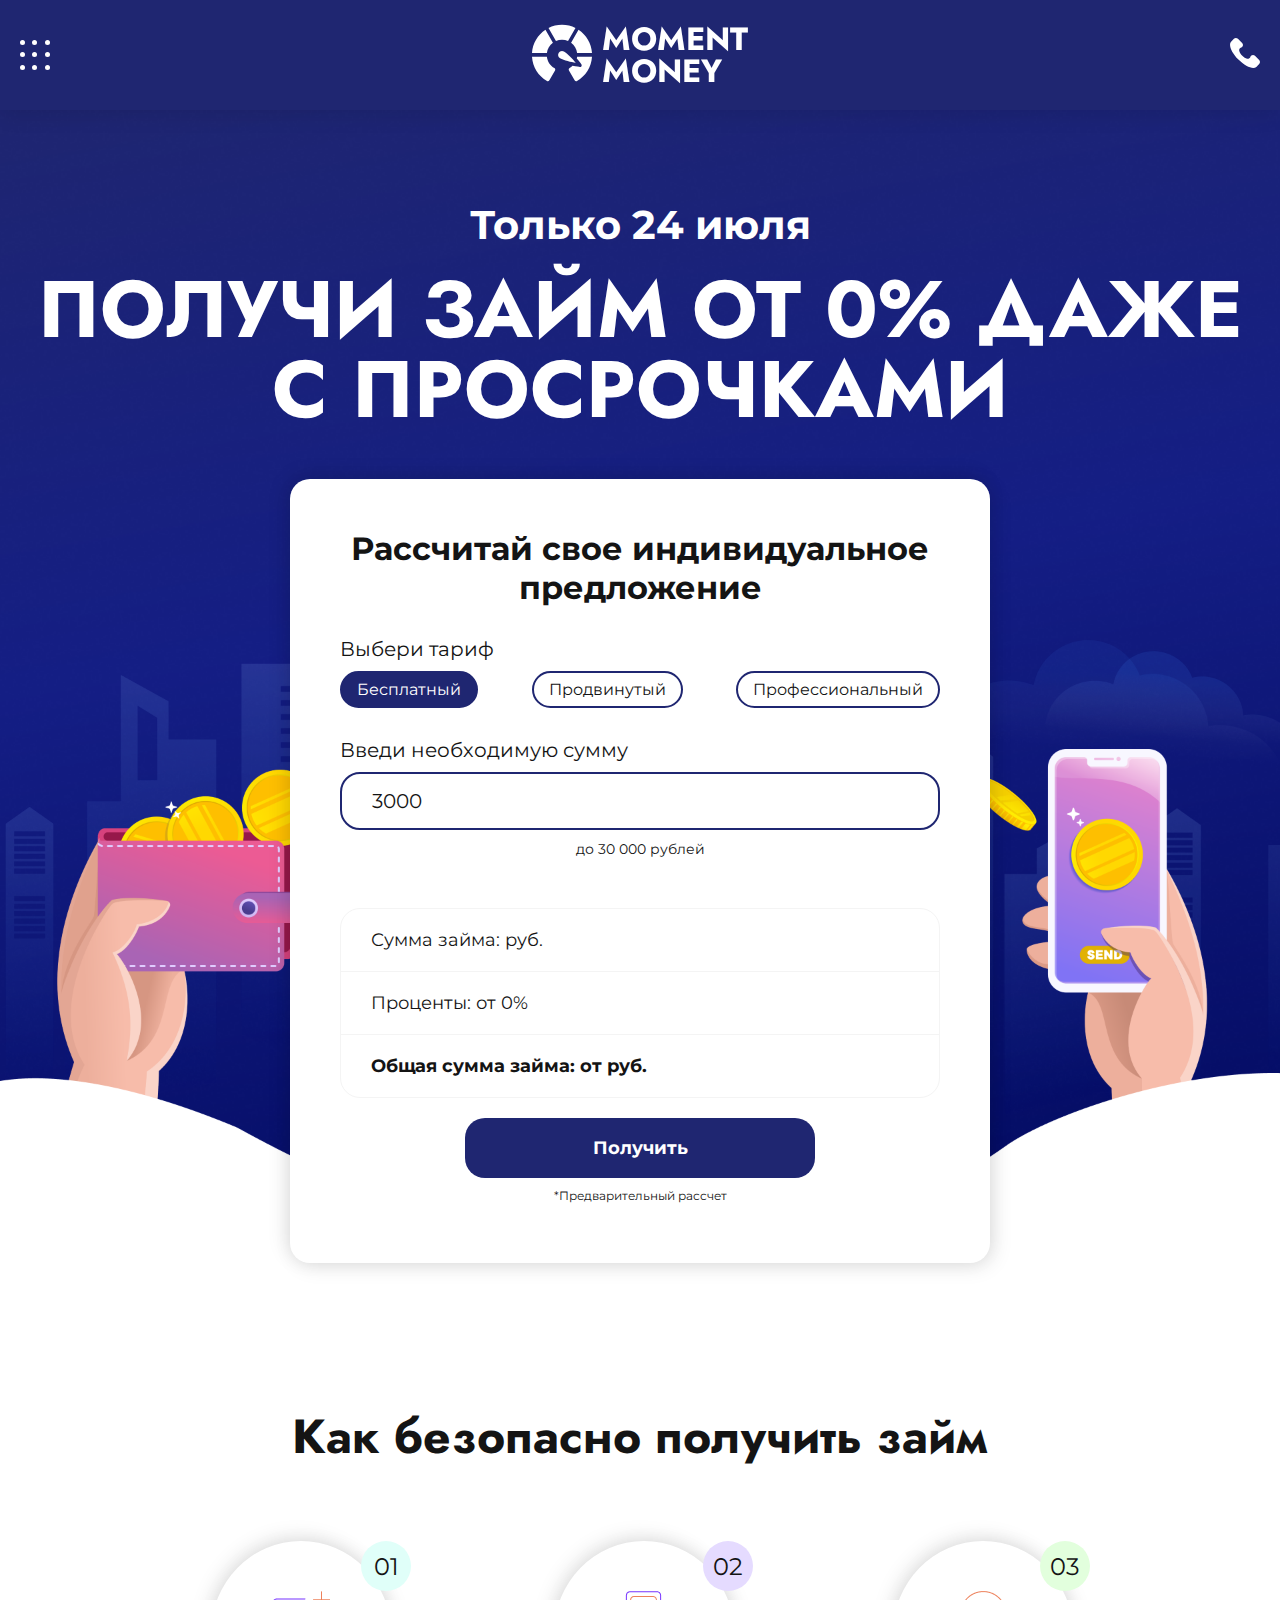
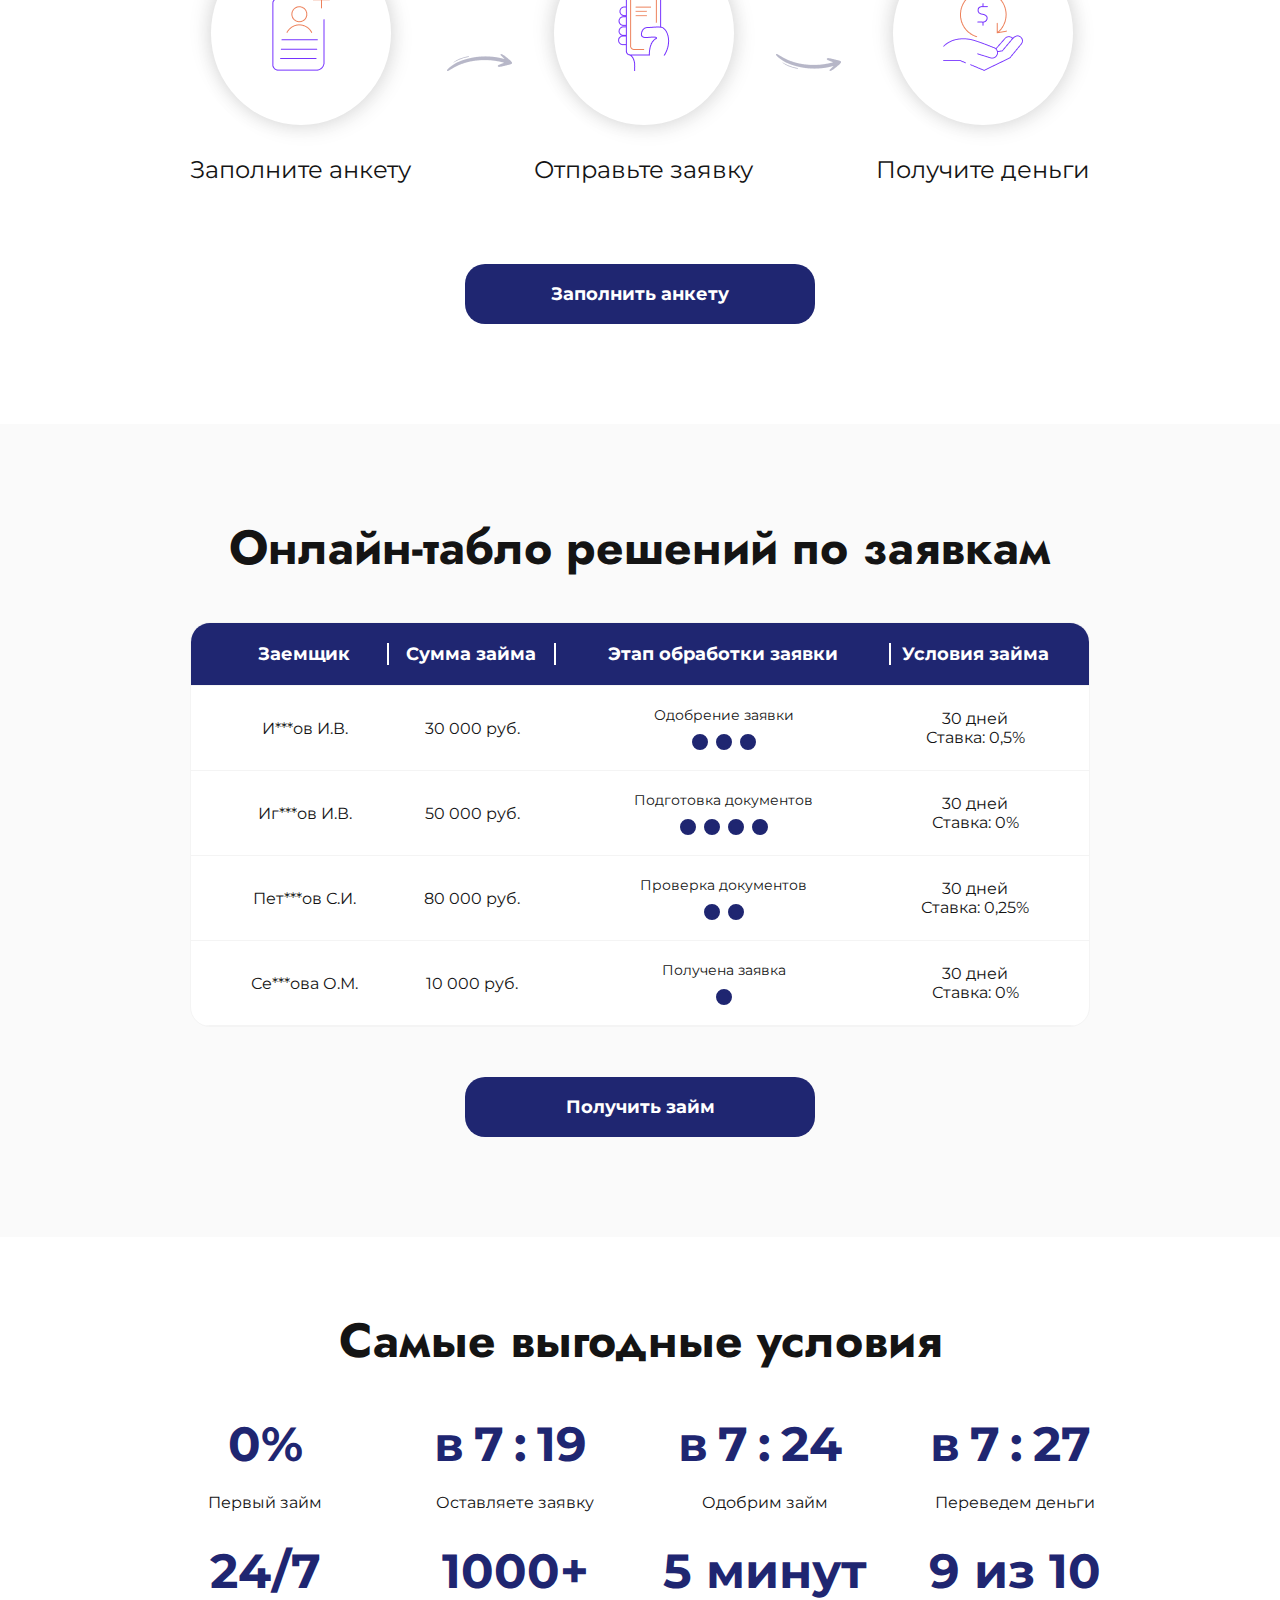
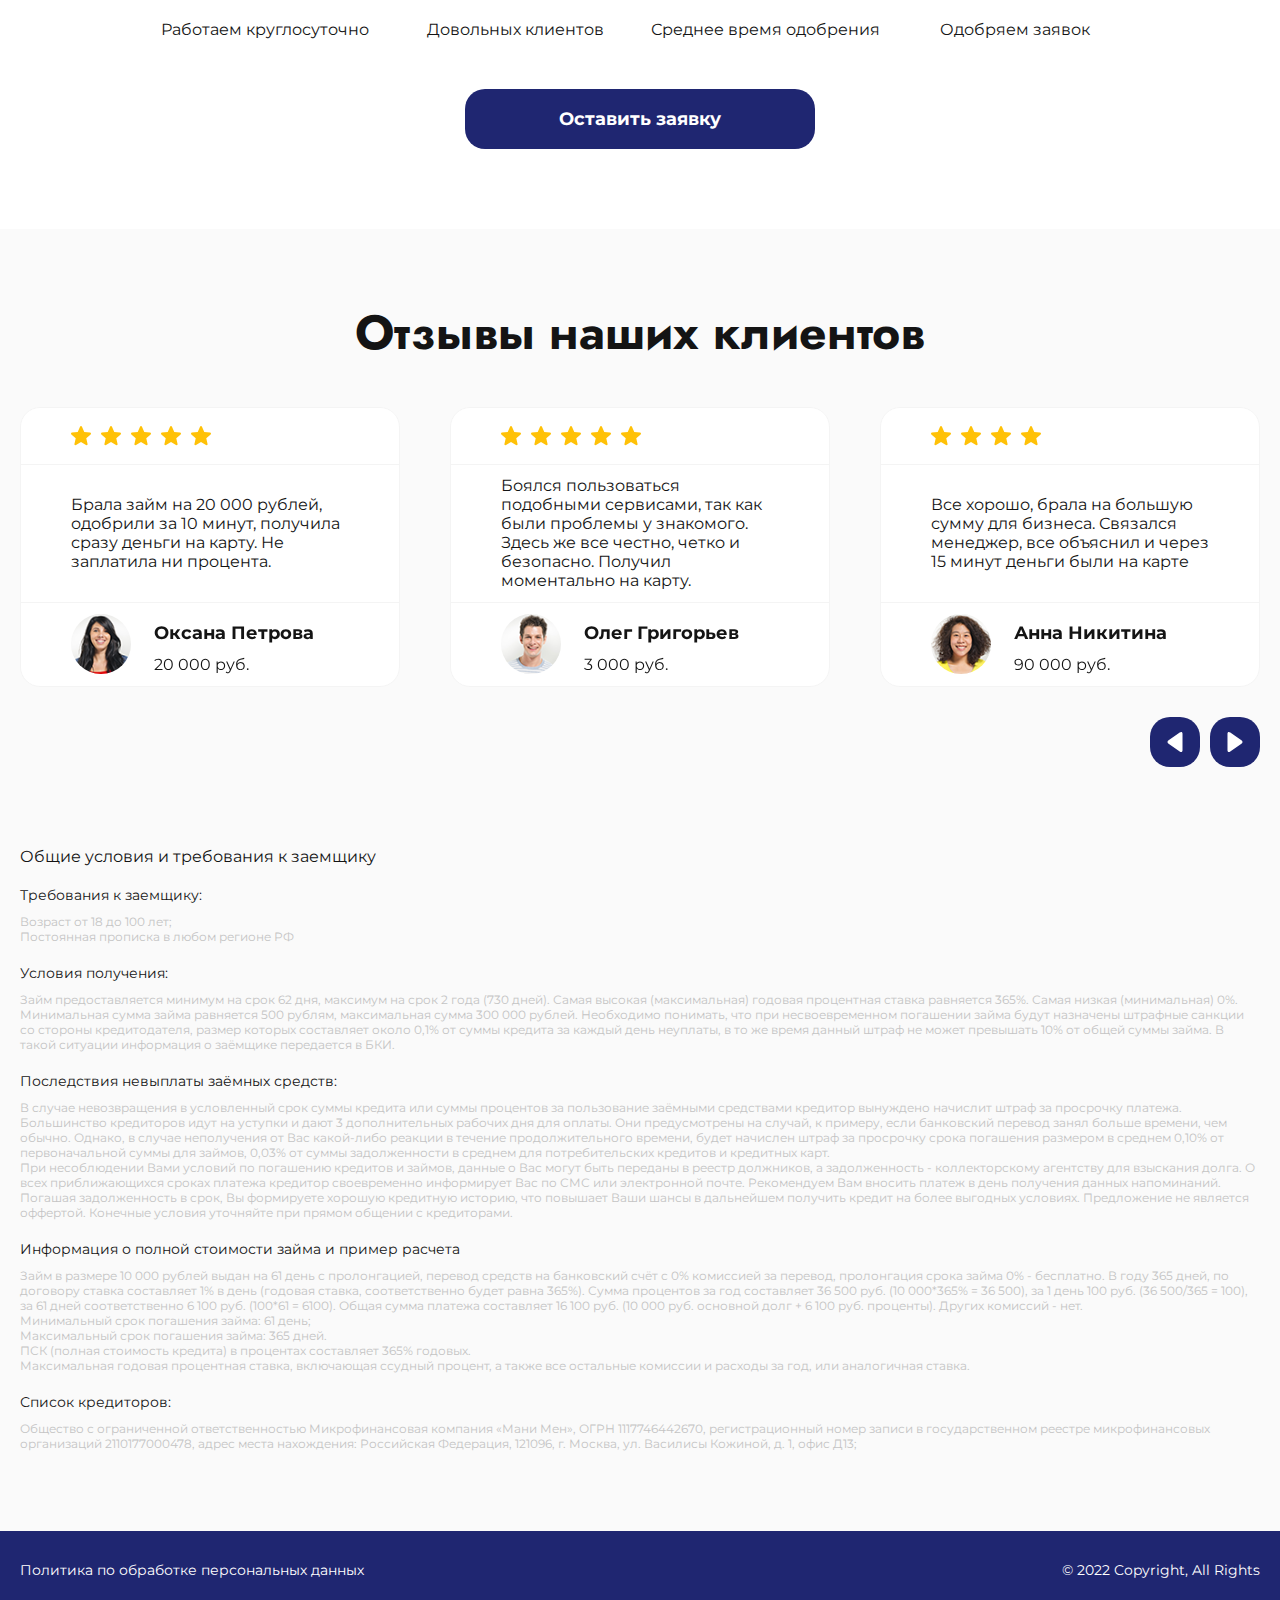
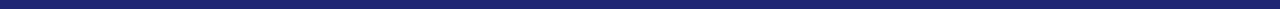
<file: index.html>
<!DOCTYPE html>
<html lang="en">
<head>
    <meta charset="UTF-8">
    <meta http-equiv="X-UA-Compatible" content="IE=edge">
    <meta name="viewport" content="width=device-width, initial-scale=1.0">
    <title>Займ под 0%</title>
    <link rel="stylesheet" href="css/swiper-bundle.min.css">
    <link rel="stylesheet" href="css/style.css">
</head>
<body>
    
    <header class="header">
        <div class="container">
            <div class="header__wrapper">
                <div class="header__menu">
                    <div class="header__menu-dotted">
                        <span></span><span></span><span></span><span></span><span></span><span></span><span></span><span></span><span></span>
                    </div>
                </div>
                <div class="header__logo">
                    <div class="header__logo-icon">
                        <svg xmlns="http://www.w3.org/2000/svg" version="1.1" xmlns:xlink="http://www.w3.org/1999/xlink" xmlns:svgjs="http://svgjs.com/svgjs" width="512" height="512" x="0" y="0" viewBox="0 0 511.119 511.119" style="enable-background:new 0 0 512 512" xml:space="preserve" class=""><g><g>
                            <path d="m272.162 242.821c-17.262-9.96-37.151-2.078-45.378 12.135-9.15 15.896-3.698 36.273 12.149 45.424 33.785 19.502 94.801 32.37 134.189 39.087-25.516-30.748-67.175-77.146-100.96-96.646z" fill="#ffffff" data-original="#000000" class="speedanim"></path>
                            <path d="m384.284 256.58h126.835c-4.802-83.138-49.28-155.624-114.784-198.833l-63.423 109.859c27.927 20.81 47.18 52.593 51.372 88.974z" fill="#ffffff" data-original="#000000" class=""></path>
                            <path d="m178.207 167.606-63.423-109.859c-65.504 43.209-109.982 115.695-114.784 198.833h126.835c4.192-36.381 23.445-68.164 51.372-88.974z" fill="#ffffff" data-original="#000000" class=""></path>
                            <path d="m306.947 152.579 63.426-109.864c-68.099-35.866-161.528-35.865-229.627 0l63.426 109.864c31.123-14.029 71.652-14.029 102.775 0z" fill="#ffffff" data-original="#000000" class=""></path>
                            <path d="m190.667 383.77c-34.586-20.046-59.034-55.624-63.83-97.19h-126.836c5.113 88.414 55.093 164.785 127.516 206.7 7.181 4.156 16.376 1.705 20.524-5.481l48.206-83.492c4.162-7.209 1.621-16.363-5.58-20.537z" fill="#ffffff" data-original="#000000" class=""></path>
                            <path d="m381.365 302.782c22.138 25.403 37.852 46.312 39.243 48.172 3.593 4.805 3.978 11.289.977 16.485-2.998 5.198-8.805 8.108-14.763 7.4-2.308-.274-28.309-3.427-61.413-9.901-7.51 7.228-15.879 13.57-24.956 18.831-7.202 4.174-9.743 13.328-5.581 20.537l48.206 83.492c4.149 7.186 13.343 9.637 20.524 5.481 72.423-41.915 122.403-118.286 127.516-206.7h-126.834c-.639 5.513-1.613 10.923-2.919 16.203z" fill="#ffffff" data-original="#000000" class=""></path></g></g>
                        </svg>
                    </div>
                    <div class="header__logo-text">
                        <span>Moment</span>
                        <span>money</span>
                    </div>
                </div>
                <div class="header__buttons">
                    <a href="tel:">
                        <svg xmlns="http://www.w3.org/2000/svg" version="1.1" xmlns:xlink="http://www.w3.org/1999/xlink" xmlns:svgjs="http://svgjs.com/svgjs" width="512" height="512" x="0" y="0" viewBox="0 0 513.64 513.64" style="enable-background:new 0 0 512 512" xml:space="preserve" class=""><g><g><g><path d="M499.66,376.96l-71.68-71.68c-25.6-25.6-69.12-15.359-79.36,17.92c-7.68,23.041-33.28,35.841-56.32,30.72 c-51.2-12.8-120.32-79.36-133.12-133.12c-7.68-23.041,7.68-48.641,30.72-56.32c33.28-10.24,43.52-53.76,17.92-79.36l-71.68-71.68 c-20.48-17.92-51.2-17.92-69.12,0l-48.64,48.64c-48.64,51.2,5.12,186.88,125.44,307.2c120.32,120.32,256,176.641,307.2,125.44 l48.64-48.64C517.581,425.6,517.581,394.88,499.66,376.96z" fill="#ffffff" data-original="#000000" class=""></path></g></g><g></g><g></g><g></g><g></g><g></g><g></g><g></g><g></g><g></g><g></g><g></g><g></g><g></g><g></g><g></g></g></svg>
                    </a>
                </div>
            </div>
        </div>
    </header>

    <nav class="menu">
        <ul>
            <li><a href="/form.html">Получить займ</a></li>
            <li><a href="#calc">Рассчитать займ</a></li>
            <li><a href="#table">Онлайн-табло решений</a></li>
            <li><a href="#adv">Условия</a></li>
            <li><a href="#feedback">Отзывы клиентов</a></li>
            <li><a href="#info">Требования к заемщику</a></li>
        </ul>
    </nav>

    <main class="main">
        <div class="container">
            <div class="main__wrapper">
                <h2>Только <span class="date_today"></span></h2>
                <h1>Получи займ от 0% даже с просрочками</h1>
            </div>

            <div id="calc" class="calc">
                <h4>Рассчитай свое индивидуальное предложение</h4>
                <h5>Выбери тариф</h5>
                <ul class="calc_nav">
                    <li class="calc-btn check">Бесплатный</li>
                    <input type="hidden" class="persent-free" value="0"> <!--Процент бесплатного тарифа-->
                    <li class="calc-btn">Продвинутый</li>
                    <input type="hidden" class="persent-med" value="0.25"> <!--Процент продвинутого тарифа-->
                    <li class="calc-btn">Профессиональный</li>
                    <input type="hidden" class="persent-pro" value="0.5"> <!--Процент профессионального тарифа-->
                </ul>
                <h5>Введи необходимую сумму</h5>
                <input type="text" class="money">
                <div class="calc__message"></div>
                <div class="calc__info">
                    <span class="calc__text">Сумма займа: <span class="calc_money"></span> руб.</span> 
                    <span class="calc__text">Проценты: от <span class="calc_persent"></span>%</span>
                    <span class="calc__text">Общая сумма займа: от <span class="calc_all"></span> руб.</span>
                </div>
                <div class="calc__button">
                    <a href="/form.html" class="main-btn">Получить</a>
                    <span class="trigger">*Предварительный рассчет</span>
                </div>
            </div>
        </div>
    </main>

    <section id="manual" class="manual">
        <div class="container">
            <h3>Как безопасно получить займ</h3>
            <div class="manual__wrapper">
                <div class="manual__item">
                    <div class="manual__item-img">
                        <img src="img/icons/anketa.png" alt="">
                        <span class="circle circle-first">01</span>
                    </div>
                    <span class="manual__header">Заполните анкету</span>
                </div>
                <div class="manual__item">
                    <div class="manual__item-img">
                        <img src="img/icons/send.png" alt="">
                        <span class="circle circle-second">02</span>
                    </div>
                    <span class="manual__header">Отправьте заявку</span>
                </div>
                <div class="manual__item">
                    <div class="manual__item-img">
                        <img src="img/icons/money.png" alt="">
                        <span class="circle circle-third">03</span>
                    </div>
                    <span class="manual__header">Получите деньги</span>
                </div>
            </div>
            <div class="manual__button">
                <a href="/form.html" class="main-btn">Заполнить анкету</a>
            </div>
        </div>
    </section>

    <section id="table" class="table">
        <div class="container">
            <h3>Онлайн-табло решений по заявкам</h3>
            <div class="table__wrapper">
                <div class="table__row">
                    <span class="table__head">Заемщик</span>
                    <span class="table__head">Сумма займа</span>
                    <span class="table__head">Этап обработки заявки</span>
                    <span class="table__head">Условия займа</span>
                </div>
                <div class="table__row">
                    <div class="table__item">И***ов И.В.</div>
                    <div class="table__item">30 000 руб.</div>
                    <div class="table__process">
                        <div class="table__process-text">Получение денег</div>
                        <div class="table__process-icons">
                            <div class="icon"></div>
                            <div class="icon"></div>
                        </div>
                    </div>
                    <div class="table__item">
                        <span class="time">30 дней</span>
                        <span class="percent">Ставка: 0,5%</span>
                    </div>
                </div>
                <div class="table__row">
                    <div class="table__item">Иг***ов И.В.</div>
                    <div class="table__item">50 000 руб.</div>
                    <div class="table__process">
                        <div class="table__process-text">Получение денег</div>
                        <div class="table__process-icons">
                            <div class="icon"></div>
                            <div class="icon"></div>
                            <div class="icon"></div>
                        </div>
                    </div>
                    <div class="table__item">
                        <span class="time">30 дней</span>
                        <span class="percent">Ставка: 0%</span>
                    </div>
                </div>
                <div class="table__row">
                    <div class="table__item">Пет***ов С.И.</div>
                    <div class="table__item">80 000 руб.</div>
                    <div class="table__process">
                        <div class="table__process-text">Получение денег</div>
                        <div class="table__process-icons">
                            <div class="icon"></div>
                        </div>
                    </div>
                    <div class="table__item">
                        <span class="time">30 дней</span>
                        <span class="percent">Ставка: 0,25%</span>
                    </div>
                </div>
                <div class="table__row">
                    <div class="table__item">Се***ова О.М.</div>
                    <div class="table__item">10 000 руб.</div>
                    <div class="table__process">
                        <div class="table__process-text">Получение денег</div>
                        <div class="table__process-icons">
                        </div>
                    </div>
                    <div class="table__item">
                        <span class="time">30 дней</span>
                        <span class="percent">Ставка: 0%</span>
                    </div>
                </div>
            </div>
            <div class="table__button">
                <a href="/form.html" class="main-btn">Получить займ</a>
            </div>
        </div>
    </section>

    <section id="adv" class="adv">
        <div class="container">
            <h3>Самые выгодные условия</h3>
            <div class="adv__wrapper">
                <div class="adv__item">
                    <span class="big">0%</span>
                    <span class="small">Первый займ</span>
                </div>
                <div class="adv__item">
                    <span class="big">в <span class="adv-hour"></span>:<span class="adv-min"></span></span>
                    <span class="small">Оставляете заявку</span>
                </div>
                <div class="adv__item">
                    <span class="big">в <span class="adv-hour"></span>:<span class="adv-min-1"></span></span>
                    <span class="small">Одобрим займ</span>
                </div>
                <div class="adv__item">
                    <span class="big">в <span class="adv-hour"></span>:<span class="adv-min-2"></span></span>
                    <span class="small">Переведем деньги</span>
                </div>
                <div class="adv__item">
                    <span class="big">24/7</span>
                    <span class="small">Работаем круглосуточно</span>
                </div>
                <div class="adv__item">
                    <span class="big">1000+</span>
                    <span class="small">Довольных клиентов</span>
                </div>
                <div class="adv__item">
                    <span class="big">5 минут</span>
                    <span class="small">Среднее время одобрения</span>
                </div>
                <div class="adv__item">
                    <span class="big">9 из 10</span>
                    <span class="small">Одобряем заявок</span>
                </div>
            </div>
            <div class="adv__button">
                <a href="/form.html" class="main-btn">Оставить заявку</a>
            </div>
        </div>
    </section>

    <section id="feedback" class="feedback">
        <div class="container">
            <h3>Отзывы наших клиентов</h3>
            <div class="swiper">
                <div class="swiper-wrapper">
                    <div class="swiper-slide">
                        <div class="feedback__item">
                            <div class="feedback__stars"><div class="star"></div><div class="star"></div><div class="star"></div><div class="star"></div><div class="star"></div></div>
                            <span class="text">Брала займ на 20 000 рублей, одобрили за 10 минут, получила сразу деньги на карту. Не заплатила ни процента.</span>
                            <div class="feedback__person">
                                <img src="img/person/1.png" alt="">
                                <span class="name">Оксана Петрова</span>
                                <span class="money">20 000 руб.</span>
                            </div>
                        </div>
                    </div>
                    <div class="swiper-slide">
                        <div class="feedback__item">
                            <div class="feedback__stars"><div class="star"></div><div class="star"></div><div class="star"></div><div class="star"></div><div class="star"></div></div>
                            <span class="text">Боялся пользоваться подобными сервисами, так как были проблемы у знакомого. Здесь же все честно, четко и безопасно. Получил моментально на карту.</span>
                            <div class="feedback__person">
                                <img src="img/person/2.png" alt="">
                                <span class="name">Олег Григорьев</span>
                                <span class="money">3 000 руб.</span>
                            </div>
                        </div>
                    </div>
                    <div class="swiper-slide">
                        <div class="feedback__item">
                            <div class="feedback__stars"><div class="star"></div><div class="star"></div><div class="star"></div><div class="star"></div></div>
                            <span class="text">Все хорошо, брала на большую сумму для бизнеса. Связался менеджер, все объяснил и через 15 минут деньги были на карте</span>
                            <div class="feedback__person">
                                <img src="img/person/3.png" alt="">
                                <span class="name">Анна Никитина</span>
                                <span class="money">90 000 руб.</span>
                            </div>
                        </div>
                    </div>
                    <div class="swiper-slide">
                        <div class="feedback__item">
                            <div class="feedback__stars"><div class="star"></div><div class="star"></div><div class="star"></div><div class="star"></div><div class="star"></div></div>
                            <span class="text">Нужны были срочно деньги на ремонт. Из миллиона вариантов выбрал этих ребят, не подвели. Спасибо!</span>
                            <div class="feedback__person">
                                <img src="img/person/4.png" alt="">
                                <span class="name">Борис Евгеньев</span>
                                <span class="money">50 000 руб.</span>
                            </div>
                        </div>
                    </div>
                </div>
                <div class="swiper-prev"></div>
                <div class="swiper-next"></div>
            </div>
        </div>
    </section>

    <section id="info" class="info">
        <div class="container">
            <h6>Общие условия и требования к заемщику</h6>
            <span class="info-bold">Требования к заемщику:</span>
            <p>Возраст от 18 до 100 лет;</p>
            <p>Постоянная прописка в любом регионе РФ</p>
            <span class="info-bold">Условия получения:</span>
            <p>Займ предоставляется минимум на срок 62 дня, максимум на срок 2 года (730 дней). Самая высокая (максимальная) годовая процентная ставка равняется 365%. Самая низкая (минимальная) 0%. Минимальная сумма займа равняется 500 рублям, максимальная сумма 300 000 рублей. Необходимо понимать, что при несвоевременном погашении займа будут назначены штрафные санкции со стороны кредитодателя, размер которых составляет около 0,1% от суммы кредита за каждый день неуплаты, в то же время данный штраф не может превышать 10% от общей суммы займа. В такой ситуации информация о заёмщике передается в БКИ.</p>
            <span class="info-bold">Последствия невыплаты заёмных средств:</span>
            <p>В случае невозвращения в условленный срок суммы кредита или суммы процентов за пользование заёмными средствами кредитор вынуждено начислит штраф за просрочку платежа. Большинство кредиторов идут на уступки и дают 3 дополнительных рабочих дня для оплаты. Они предусмотрены на случай, к примеру, если банковский перевод занял больше времени, чем обычно. Однако, в случае неполучения от Вас какой-либо реакции в течение продолжительного времени, будет начислен штраф за просрочку срока погашения размером в среднем 0,10% от первоначальной суммы для займов, 0,03% от суммы задолженности в среднем для потребительских кредитов и кредитных карт.</p>
            <p>При несоблюдении Вами условий по погашению кредитов и займов, данные о Вас могут быть переданы в реестр должников, а задолженность - коллекторскому агентству для взыскания долга. О всех приближающихся сроках платежа кредитор своевременно информирует Вас по СМС или электронной почте. Рекомендуем Вам вносить платеж в день получения данных напоминаний. Погашая задолженность в срок, Вы формируете хорошую кредитную историю, что повышает Ваши шансы в дальнейшем получить кредит на более выгодных условиях. Предложение не является оффертой. Конечные условия уточняйте при прямом общении с кредиторами.</p>
            <span class="info-bold">Информация о полной стоимости займа и пример расчета</span>
            <p>Займ в размере 10 000 рублей выдан на 61 день с пролонгацией, перевод средств на банковский счёт с 0% комиссией за перевод, пролонгация срока займа 0% - бесплатно. В году 365 дней, по договору ставка составляет 1% в день (годовая ставка, соответственно будет равна 365%). Сумма процентов за год составляет 36 500 руб. (10 000*365% = 36 500), за 1 день 100 руб. (36 500/365 = 100), за 61 дней соответственно 6 100 руб. (100*61 = 6100). Общая сумма платежа составляет 16 100 руб. (10 000 руб. основной долг + 6 100 руб. проценты). Других комиссий - нет. <br>
                Минимальный срок погашения займа: 61 день; <br>
                Максимальный срок погашения займа: 365 дней. <br>
                ПСК (полная стоимость кредита) в процентах составляет 365% годовых. <br>
                Максимальная годовая процентная ставка, включающая ссудный процент, а также все остальные комиссии и расходы за год, или аналогичная ставка.
            </p>
            <span class="info-bold">Список кредиторов:</span>
            <p>Общество с ограниченной ответственностью Микрофинансовая компания «Мани Мен», ОГРН 1117746442670, регистрационный номер записи в государственном реестре микрофинансовых организаций 2110177000478, адрес места нахождения: Российская Федерация, 121096, г. Москва, ул. Василисы Кожиной, д. 1, офис Д13;</p>
        </div>
    </section>

    <footer class="footer">
        <div class="container">
            <div class="footer__wrapper">
                <a href="#">Политика по обработке персональных данных</a>
                <span class="copyright">© 2022 Copyright, All Rights</span>
            </div>
        </div>
    </footer>

    <script src="js/swiper-bundle.min.js"></script>
    <script src="js/main.js"></script>
</body>
</html>
</file>
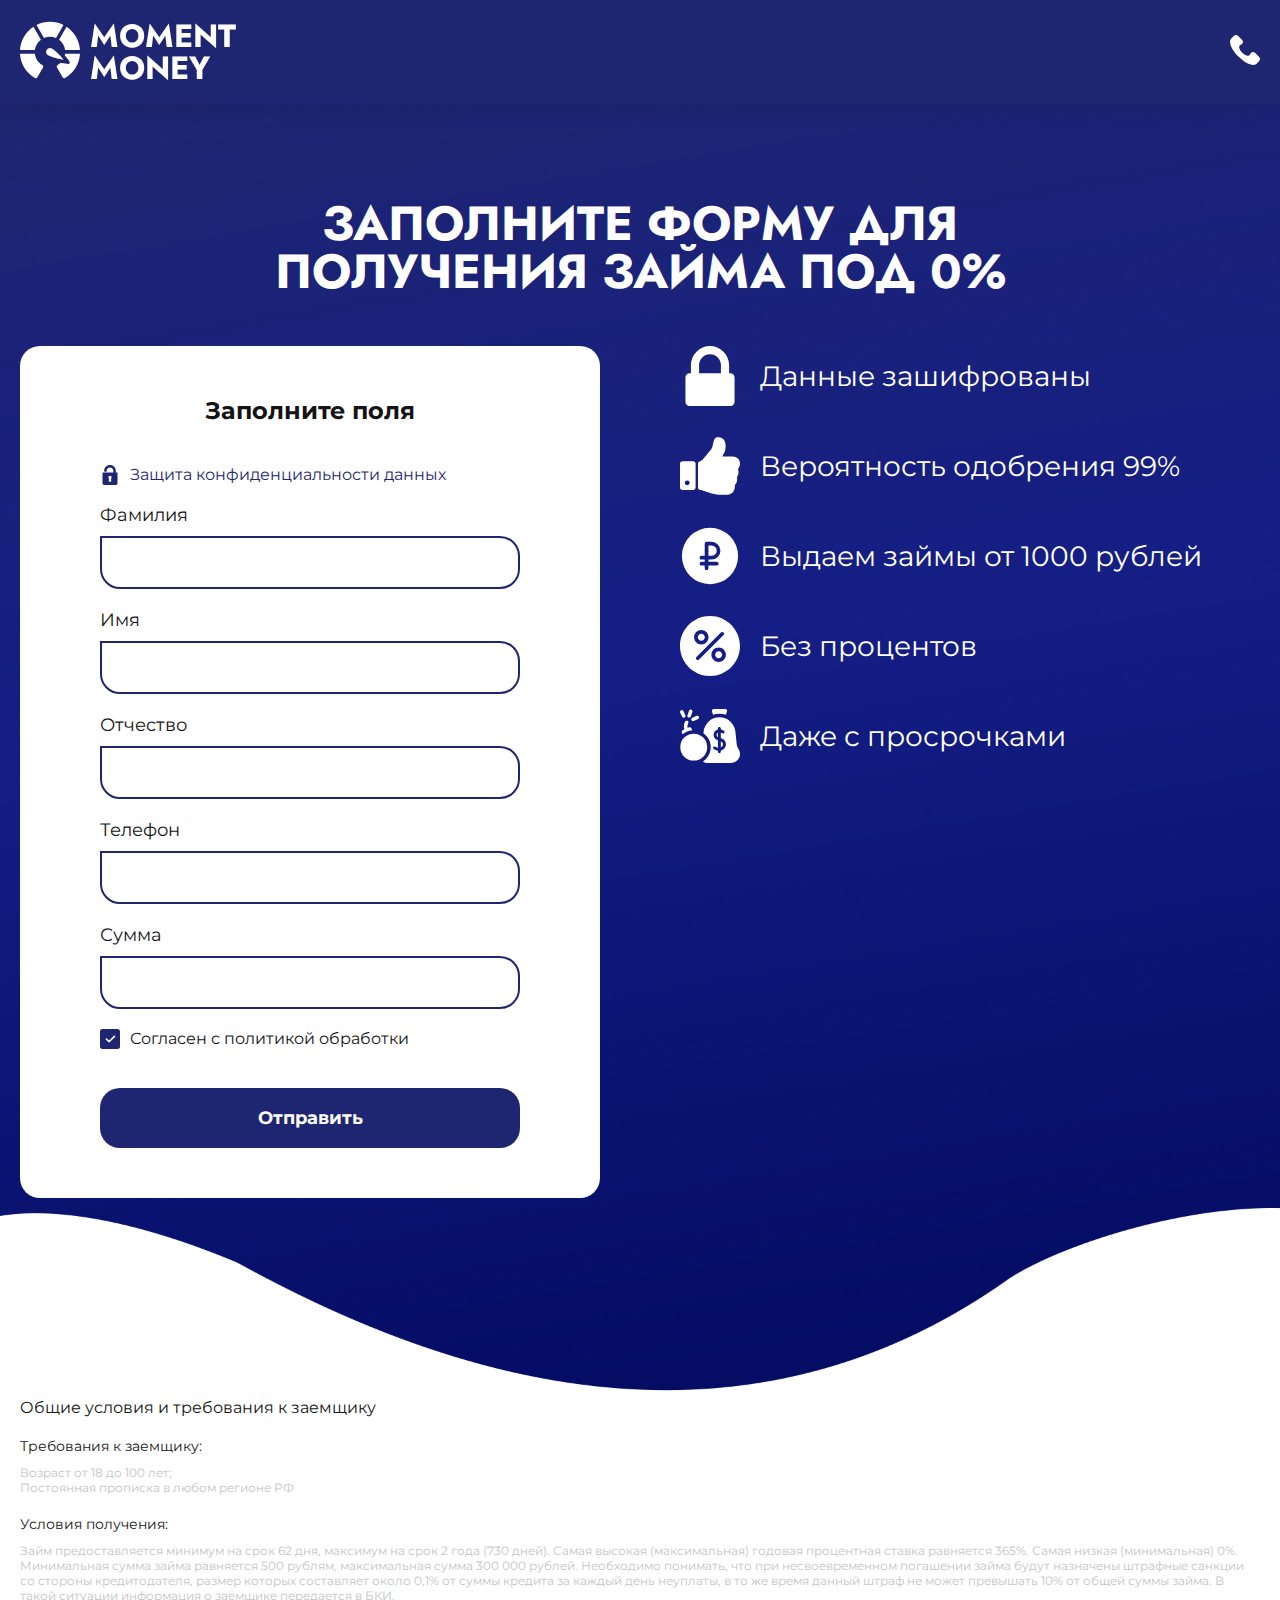
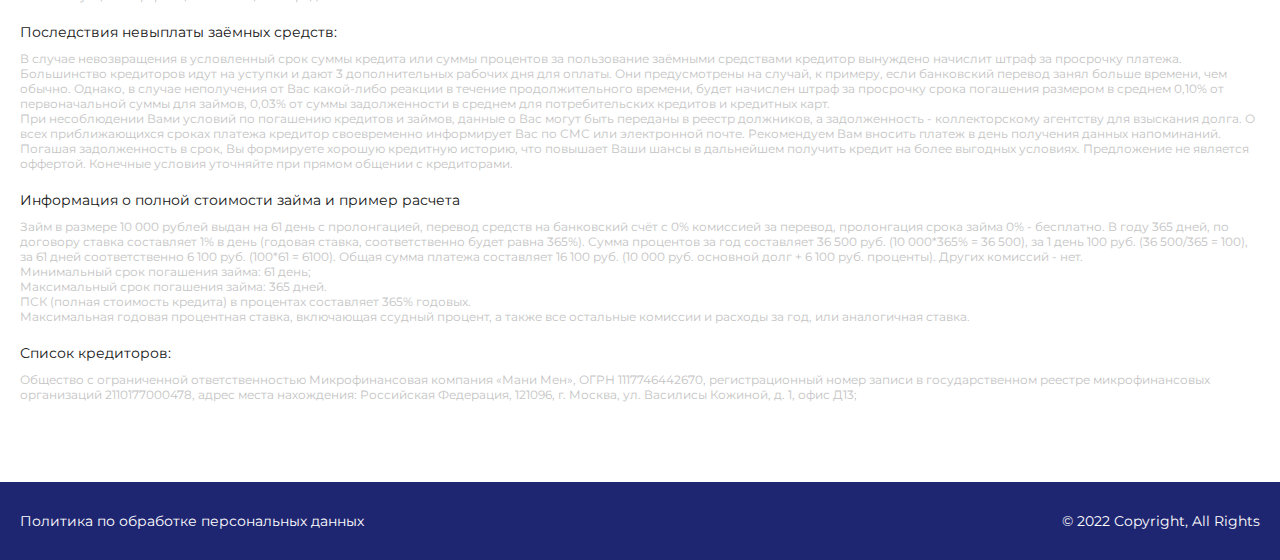
<file: form.html>
<!DOCTYPE html>
<html lang="en">
<head>
    <meta charset="UTF-8">
    <meta http-equiv="X-UA-Compatible" content="IE=edge">
    <meta name="viewport" content="width=device-width, initial-scale=1.0">
    <title>Форма</title>
    <link rel="stylesheet" href="css/style.css">
</head>
<body>

    <header class="header">
        <div class="container">
            <div class="header__wrapper">
                <div class="header__logo">
                    <a href="/">
                        <div class="header__logo-icon">
                            <svg xmlns="http://www.w3.org/2000/svg" version="1.1" xmlns:xlink="http://www.w3.org/1999/xlink" xmlns:svgjs="http://svgjs.com/svgjs" width="512" height="512" x="0" y="0" viewBox="0 0 511.119 511.119" style="enable-background:new 0 0 512 512" xml:space="preserve" class=""><g><g>
                                <path d="m272.162 242.821c-17.262-9.96-37.151-2.078-45.378 12.135-9.15 15.896-3.698 36.273 12.149 45.424 33.785 19.502 94.801 32.37 134.189 39.087-25.516-30.748-67.175-77.146-100.96-96.646z" fill="#ffffff" data-original="#000000" class="speedanim"></path>
                                <path d="m384.284 256.58h126.835c-4.802-83.138-49.28-155.624-114.784-198.833l-63.423 109.859c27.927 20.81 47.18 52.593 51.372 88.974z" fill="#ffffff" data-original="#000000" class=""></path>
                                <path d="m178.207 167.606-63.423-109.859c-65.504 43.209-109.982 115.695-114.784 198.833h126.835c4.192-36.381 23.445-68.164 51.372-88.974z" fill="#ffffff" data-original="#000000" class=""></path>
                                <path d="m306.947 152.579 63.426-109.864c-68.099-35.866-161.528-35.865-229.627 0l63.426 109.864c31.123-14.029 71.652-14.029 102.775 0z" fill="#ffffff" data-original="#000000" class=""></path>
                                <path d="m190.667 383.77c-34.586-20.046-59.034-55.624-63.83-97.19h-126.836c5.113 88.414 55.093 164.785 127.516 206.7 7.181 4.156 16.376 1.705 20.524-5.481l48.206-83.492c4.162-7.209 1.621-16.363-5.58-20.537z" fill="#ffffff" data-original="#000000" class=""></path>
                                <path d="m381.365 302.782c22.138 25.403 37.852 46.312 39.243 48.172 3.593 4.805 3.978 11.289.977 16.485-2.998 5.198-8.805 8.108-14.763 7.4-2.308-.274-28.309-3.427-61.413-9.901-7.51 7.228-15.879 13.57-24.956 18.831-7.202 4.174-9.743 13.328-5.581 20.537l48.206 83.492c4.149 7.186 13.343 9.637 20.524 5.481 72.423-41.915 122.403-118.286 127.516-206.7h-126.834c-.639 5.513-1.613 10.923-2.919 16.203z" fill="#ffffff" data-original="#000000" class=""></path></g></g>
                            </svg>
                        </div>
                        <div class="header__logo-text">
                            <span>Moment</span>
                            <span>money</span>
                        </div>
                    </a>
                </div>
                <div class="header__buttons">
                    <a href="tel:">
                        <svg xmlns="http://www.w3.org/2000/svg" version="1.1" xmlns:xlink="http://www.w3.org/1999/xlink" xmlns:svgjs="http://svgjs.com/svgjs" width="512" height="512" x="0" y="0" viewBox="0 0 513.64 513.64" style="enable-background:new 0 0 512 512" xml:space="preserve" class=""><g><g><g><path d="M499.66,376.96l-71.68-71.68c-25.6-25.6-69.12-15.359-79.36,17.92c-7.68,23.041-33.28,35.841-56.32,30.72 c-51.2-12.8-120.32-79.36-133.12-133.12c-7.68-23.041,7.68-48.641,30.72-56.32c33.28-10.24,43.52-53.76,17.92-79.36l-71.68-71.68 c-20.48-17.92-51.2-17.92-69.12,0l-48.64,48.64c-48.64,51.2,5.12,186.88,125.44,307.2c120.32,120.32,256,176.641,307.2,125.44 l48.64-48.64C517.581,425.6,517.581,394.88,499.66,376.96z" fill="#ffffff" data-original="#000000" class=""></path></g></g><g></g><g></g><g></g><g></g><g></g><g></g><g></g><g></g><g></g><g></g><g></g><g></g><g></g><g></g><g></g></g></svg>
                    </a>
                </div>
            </div>
        </div>
    </header>
    
    <div class="form__main">
        <div class="container">
            <h3>Заполните форму для получения займа под 0%</h3>
            <div class="form__wrapper">
                <form action="">
                    <div class="form__inputs">
                        <h4>Заполните поля</h4>
                        <div class="form__inputs-item">
                            <span class="safe">Защита конфиденциальности данных</span>
                        </div>
                        <div class="form__inputs-item">
                            <label for="subname">Фамилия</label>
                            <input type="text" name="" id="subname" required>
                        </div>
                        <div class="form__inputs-item">
                            <label for="name">Имя</label>
                            <input type="text" id="name" required>
                        </div>
                        <div class="form__inputs-item">
                            <label for="thirdname">Отчество</label>
                            <input type="text" id="thirdname" required>
                        </div>
                        <div class="form__inputs-item">
                            <label for="phone">Телефон</label>
                            <input type="text" id="phone" required>
                        </div>
                        <div class="form__inputs-item">
                            <label for="money">Сумма</label>
                            <input type="text" id="money" required>
                        </div>
                        <div class="form__inputs-item">
                            <span class="police">Согласен с политикой обработки</span>
                        </div>
                        <button type="submit" class="main-btn">Отправить</button>
                    </div>
                    <div class="form__adv">
                        <div class="form__adv-item">
                            <img src="img/icons/safe.svg" alt="">
                            Данные зашифрованы
                        </div>
                        <div class="form__adv-item">
                            <img src="img/icons/agree.svg" alt="">
                            Вероятность одобрения 99%
                        </div>
                        <div class="form__adv-item">
                            <img src="img/icons/roub.svg" alt="">
                            Выдаем займы от 1000 рублей
                        </div>
                        <div class="form__adv-item">
                            <img src="img/icons/persent.svg" alt="">
                            Без процентов
                        </div>
                        <div class="form__adv-item">
                            <img src="img/icons/dolg.svg" alt="">
                            Даже с просрочками
                        </div>
                    </div>
                </form>
            </div>
        </div>
    </div>

    <section id="info" style="background: #fff;" class="info">
        <div class="container">
            <h6>Общие условия и требования к заемщику</h6>
            <span class="info-bold">Требования к заемщику:</span>
            <p>Возраст от 18 до 100 лет;</p>
            <p>Постоянная прописка в любом регионе РФ</p>
            <span class="info-bold">Условия получения:</span>
            <p>Займ предоставляется минимум на срок 62 дня, максимум на срок 2 года (730 дней). Самая высокая (максимальная) годовая процентная ставка равняется 365%. Самая низкая (минимальная) 0%. Минимальная сумма займа равняется 500 рублям, максимальная сумма 300 000 рублей. Необходимо понимать, что при несвоевременном погашении займа будут назначены штрафные санкции со стороны кредитодателя, размер которых составляет около 0,1% от суммы кредита за каждый день неуплаты, в то же время данный штраф не может превышать 10% от общей суммы займа. В такой ситуации информация о заёмщике передается в БКИ.</p>
            <span class="info-bold">Последствия невыплаты заёмных средств:</span>
            <p>В случае невозвращения в условленный срок суммы кредита или суммы процентов за пользование заёмными средствами кредитор вынуждено начислит штраф за просрочку платежа. Большинство кредиторов идут на уступки и дают 3 дополнительных рабочих дня для оплаты. Они предусмотрены на случай, к примеру, если банковский перевод занял больше времени, чем обычно. Однако, в случае неполучения от Вас какой-либо реакции в течение продолжительного времени, будет начислен штраф за просрочку срока погашения размером в среднем 0,10% от первоначальной суммы для займов, 0,03% от суммы задолженности в среднем для потребительских кредитов и кредитных карт.</p>
            <p>При несоблюдении Вами условий по погашению кредитов и займов, данные о Вас могут быть переданы в реестр должников, а задолженность - коллекторскому агентству для взыскания долга. О всех приближающихся сроках платежа кредитор своевременно информирует Вас по СМС или электронной почте. Рекомендуем Вам вносить платеж в день получения данных напоминаний. Погашая задолженность в срок, Вы формируете хорошую кредитную историю, что повышает Ваши шансы в дальнейшем получить кредит на более выгодных условиях. Предложение не является оффертой. Конечные условия уточняйте при прямом общении с кредиторами.</p>
            <span class="info-bold">Информация о полной стоимости займа и пример расчета</span>
            <p>Займ в размере 10 000 рублей выдан на 61 день с пролонгацией, перевод средств на банковский счёт с 0% комиссией за перевод, пролонгация срока займа 0% - бесплатно. В году 365 дней, по договору ставка составляет 1% в день (годовая ставка, соответственно будет равна 365%). Сумма процентов за год составляет 36 500 руб. (10 000*365% = 36 500), за 1 день 100 руб. (36 500/365 = 100), за 61 дней соответственно 6 100 руб. (100*61 = 6100). Общая сумма платежа составляет 16 100 руб. (10 000 руб. основной долг + 6 100 руб. проценты). Других комиссий - нет. <br>
                Минимальный срок погашения займа: 61 день; <br>
                Максимальный срок погашения займа: 365 дней. <br>
                ПСК (полная стоимость кредита) в процентах составляет 365% годовых. <br>
                Максимальная годовая процентная ставка, включающая ссудный процент, а также все остальные комиссии и расходы за год, или аналогичная ставка.
            </p>
            <span class="info-bold">Список кредиторов:</span>
            <p>Общество с ограниченной ответственностью Микрофинансовая компания «Мани Мен», ОГРН 1117746442670, регистрационный номер записи в государственном реестре микрофинансовых организаций 2110177000478, адрес места нахождения: Российская Федерация, 121096, г. Москва, ул. Василисы Кожиной, д. 1, офис Д13;</p>
        </div>
    </section>

    <footer class="footer">
        <div class="container">
            <div class="footer__wrapper">
                <a href="#">Политика по обработке персональных данных</a>
                <span class="copyright">© 2022 Copyright, All Rights</span>
            </div>
        </div>
    </footer>


    <script src="js/form.js"></script>
</body>
</html>
</file>
<file: css/style.css>
* {
  font-size: 1em;
  color: #141414;
  box-sizing: border-box;
  margin: 0;
  padding: 0;
  font-family: 'Montserrat-Regular', sans-serif;
  font-weight: 400;
  scroll-behavior: smooth;
}
a {
  text-decoration: none;
}
li {
  list-style: none;
}
img {
  max-width: 100%;
}
@font-face {
  font-family: 'Montserrat-Bold';
  src: url(../fonts/Montserrat-Bold.ttf);
}
@font-face {
  font-family: 'Montserrat-Regular';
  src: url(../fonts/Montserrat-Regular.ttf);
}
@font-face {
  font-family: 'Montserrat-Light';
  src: url(../fonts/Montserrat-Light.ttf);
}
@font-face {
  font-family: 'Jost-Bold';
  src: url(../fonts/Jost-Bold.ttf);
}
.container {
  max-width: 1400px;
  padding: 0px 20px;
  margin: 0px auto;
}
.main-btn {
  width: 350px;
  height: 60px;
  background: #1F2671;
  color: #fff;
  font-family: 'Montserrat-Bold', sans-serif;
  font-weight: normal;
  display: flex;
  align-items: center;
  justify-content: center;
  font-size: 1.125em;
  border: none;
  border-radius: 20px;
  cursor: pointer;
}
h3 {
  text-align: center;
  font-size: 3em;
  font-family: 'Jost-Bold', sans-serif;
  font-weight: normal;
  line-height: 100%;
}
.header {
  position: fixed;
  top: 0;
  left: 0;
  right: 0;
  z-index: 100;
  transition: 0.5s all linear;
  background: #1F2671;
  box-shadow: 0px 4px 20px rgba(0, 0, 0, 0.1);
}
.header__wrapper {
  padding: 20px 0px;
  display: flex;
  align-items: center;
  justify-content: space-between;
  transition: 0.5s all linear;
}
.header__menu-dotted {
  width: 30px;
  height: 30px;
  margin: 20px auto;
  position: relative;
  cursor: pointer;
  transition: 0.1s all linear;
}
.header__menu-dotted span {
  display: block;
  width: 5px;
  height: 5px;
  border-radius: 50%;
  background: #fff;
  position: absolute;
  transition: all 0.2s linear;
}
.header__menu-dotted span:nth-child(1) {
  top: 0;
  left: 0;
}
.header__menu-dotted span:nth-child(2) {
  top: 0;
  left: 12px;
}
.header__menu-dotted span:nth-child(3) {
  top: 0;
  right: 0px;
}
.header__menu-dotted span:nth-child(4) {
  top: 12px;
  left: 0;
}
.header__menu-dotted span:nth-child(5) {
  top: 12px;
  left: 12px;
}
.header__menu-dotted span:nth-child(6) {
  top: 12px;
  right: 0;
}
.header__menu-dotted span:nth-child(7) {
  bottom: 0;
  left: 0;
}
.header__menu-dotted span:nth-child(8) {
  bottom: 0;
  left: 12px;
}
.header__menu-dotted span:nth-child(9) {
  bottom: 0;
  right: 0;
}
.header__menu-dotted:hover span {
  transform: scale(1.2);
}
.header__menu .icon-open {
  transform: rotate(90deg);
}
.header__menu .icon-open span:nth-child(2) {
  top: 6px;
  left: 6px;
}
.header__menu .icon-open span:nth-child(4) {
  top: 18px;
  left: 6px;
}
.header__menu .icon-open span:nth-child(6) {
  right: 6px;
  top: 6px;
}
.header__menu .icon-open span:nth-child(8) {
  left: 18px;
  bottom: 6px;
}
.header__logo {
  display: flex;
  align-items: center;
}
.header__logo a {
  display: flex;
  align-items: center;
}
.header__logo svg {
  width: 60px;
  height: 60px;
  margin-right: 10px;
}
.header__logo span {
  display: block;
  text-transform: uppercase;
  font-family: 'Jost-Bold', sans-serif;
  font-weight: normal;
  line-height: 100%;
  color: #fff;
  font-size: 2em;
}
.header__buttons {
  position: relative;
}
.header__buttons a svg {
  max-width: 30px;
  max-height: 30px;
}
.menu {
  position: fixed;
  top: 0;
  bottom: 0;
  left: 0;
  width: 500px;
  background: #fff;
  padding: 200px 50px;
  box-shadow: 4px 0px 20px rgba(0, 0, 0, 0.1);
  z-index: 50;
  transform: translateX(-110%);
  transition: 0.5s all linear;
}
.menu ul li {
  margin: 20px 0px;
}
.menu ul li a {
  font-size: 1.75em;
}
.menu-show {
  transform: translateX(0%);
}
.main {
  min-height: 950px;
  background-image: url(../img/banner-overlay.png), url(../img/banner-bg.png), url(../img/main-bg.png);
  background-repeat: no-repeat, no-repeat, no-repeat;
  background-size: contain, contain, cover;
  background-position: center bottom, center bottom, center;
}
.main__wrapper {
  display: flex;
  align-items: center;
  justify-content: center;
  flex-direction: column;
  padding-top: 200px;
}
.main__wrapper h1 {
  font-size: 5em;
  font-family: 'Jost-Bold', sans-serif;
  font-weight: normal;
  line-height: 100%;
  color: #fff;
  text-transform: uppercase;
  text-align: center;
}
.main__wrapper h2 {
  font-size: 2.5em;
  font-family: 'Montserrat-Bold', sans-serif;
  font-weight: normal;
  color: #fff;
  margin-bottom: 20px;
}
.main__wrapper h2 span {
  font-family: 'Montserrat-Bold', sans-serif;
  font-weight: normal;
  color: #fff;
}
.calc {
  background: #fff;
  max-width: 700px;
  padding: 50px;
  border-radius: 20px;
  margin: 50px auto;
  box-shadow: 4px 4px 20px rgba(0, 0, 0, 0.1), -4px -4px 20px rgba(0, 0, 0, 0.1);
}
.calc h4 {
  font-size: 2em;
  font-family: 'Montserrat-Bold', sans-serif;
  font-weight: normal;
  text-align: center;
  margin-bottom: 30px;
}
.calc h5 {
  font-size: 1.25em;
  margin-bottom: 10px;
}
.calc ul.calc_nav {
  display: flex;
  align-items: center;
  justify-content: space-between;
  margin-bottom: 30px;
}
.calc ul.calc_nav li {
  padding: 7px 15px;
  border: 2px solid #1F2671;
  border-radius: 20px;
  cursor: pointer;
  transition: 0.5s all linear;
}
.calc input {
  min-width: 100%;
  padding: 15px 30px;
  border: 2px solid #1F2671;
  border-radius: 20px;
  outline: none;
  font-size: 1.25em;
}
.calc__message {
  display: block;
  margin: 10px auto 50px auto;
  text-align: center;
  font-size: 14px;
}
.calc__info {
  border: 1px solid #f4f4f4;
  border-radius: 20px;
}
.calc span.calc__text {
  display: block;
  font-size: 1.125em;
  padding: 20px 30px;
  border-bottom: 1px solid #f4f4f4;
}
.calc span.calc__text:nth-child(3),
.calc .calc_all {
  font-family: 'Montserrat-Bold', sans-serif;
  font-weight: normal;
  border-bottom: none;
}
.calc .main-btn {
  margin: 20px auto 0px auto;
}
.calc span.trigger {
  font-size: 12px;
  display: block;
  margin: 10px 0px;
  text-align: center;
}
.check {
  background: #1F2671;
  color: #fff;
}
.input-error {
  border: 2px solid red !important;
  animation: error 0.1s linear;
}
.message-error {
  color: red;
}
@keyframes error {
  0% {
    transform: translateX(-2px);
  }
  50% {
    transform: translateX(0px);
  }
  100% {
    transform: translateX(2px);
  }
}
.manual {
  padding: 100px 0px;
}
.manual__wrapper {
  display: flex;
  align-items: center;
  justify-content: space-between;
  padding: 80px 0px;
  max-width: 900px;
  margin: 0px auto;
}
.manual__item {
  position: relative;
  text-align: center;
}
.manual__item-img {
  display: inline-block;
  margin: 0px auto;
  padding: 50px;
  border-radius: 50%;
  box-shadow: 4px 4px 20px rgba(0, 0, 0, 0.1), -4px -4px 20px rgba(0, 0, 0, 0.1);
}
.manual__item .circle {
  display: flex;
  align-items: center;
  justify-content: center;
  width: 50px;
  height: 50px;
  position: absolute;
  top: 0px;
  right: 0px;
  font-size: 1.5em;
  border-radius: 50%;
}
.manual__item .circle-first {
  background: #E0FFF9;
}
.manual__item .circle-second {
  background: #E5DBFF;
}
.manual__item .circle-third {
  background: #E2FFDD;
}
.manual__item .manual__header {
  display: block;
  text-align: center;
  margin-top: 30px;
  font-size: 1.5em;
}
.manual__item:nth-child(2):before,
.manual__item:nth-child(2)::after {
  content: '';
  width: 150px;
  height: 80px;
  background: url(../img/icons/arrow_manual.png) no-repeat center;
  position: absolute;
  top: 50%;
  transform: translateY(-50%);
}
.manual__item:nth-child(2):before {
  left: -130px;
}
.manual__item:nth-child(2):after {
  right: -130px;
  transform: translateY(-50%) scale(1, -1);
}
.manual__button {
  display: flex;
  align-items: center;
  justify-content: center;
}
.table {
  padding: 100px 0px;
  background: #fafafa;
}
.table__wrapper {
  display: grid;
  grid-template-columns: 1fr;
  grid-template-rows: auto;
  border-radius: 20px;
  border: 1px solid #f4f4f4;
  max-width: 900px;
  margin: 50px auto 50px auto;
  background: #fff;
  overflow: hidden;
}
.table__row {
  display: grid;
  align-items: center;
  grid-template-columns: 20% 20% 40% 20%;
  padding: 20px 30px;
  border-bottom: 1px solid #f4f4f4;
}
.table__row div {
  text-align: center;
}
.table__row .table__item:nth-child(4) {
  display: grid;
  flex-direction: column;
}
.table__row:nth-child(1) {
  background: #1F2671;
}
.table__row:nth-child(1) span {
  color: #fff;
  font-family: 'Montserrat-Bold', sans-serif;
  font-weight: normal;
  font-size: 1.125em;
  text-align: center;
  border-right: 2px solid #fff;
}
.table__row:nth-child(1) span:nth-child(4) {
  border-right: none;
}
.table__process {
  display: flex;
  flex-direction: column;
}
.table__process-text {
  font-size: 0.875em;
  margin-bottom: 10px;
}
.table__process-icons {
  display: flex;
  align-items: center;
  justify-content: center;
}
.table__process-icons .icon {
  width: 16px;
  height: 16px;
  border: 3px solid #1F2671;
  background: #1F2671;
  margin: 0px 4px;
  border-radius: 50%;
  animation: processAnimate 1s infinite;
}
.table__process-icons .icon-success {
  width: 16px;
  height: 16px;
  background: url(../img/icons/greencircle.svg) no-repeat center;
  background-size: cover;
  margin: 0px 4px;
  border-radius: 50%;
}
.table__process-icons .icon-stop {
  animation: none;
}
.table__button {
  display: flex;
  align-items: center;
  justify-content: center;
}
@keyframes processAnimate {
  from {
    background: #1F2671;
  }
  to {
    background: #fff;
  }
}
.adv {
  padding: 80px 0px;
}
.adv__wrapper {
  padding: 50px 0px;
  max-width: 1000px;
  margin: 0px auto;
  display: grid;
  grid-row-gap: 30px;
  grid-template-columns: repeat(4, 1fr);
}
.adv__item {
  display: flex;
  flex-direction: column;
  align-items: center;
  justify-content: center;
}
.adv__item span.big {
  font-size: 3em;
  color: #1F2671;
  font-family: 'Montserrat-Bold', sans-serif;
  font-weight: normal;
  margin-bottom: 20px;
  display: flex;
  align-items: center;
}
.adv__item span.big span {
  margin: 0px 10px;
  font-family: 'Montserrat-Bold', sans-serif;
  font-weight: normal;
  color: #1F2671;
}
.adv__button {
  display: flex;
  align-items: center;
  justify-content: center;
}
.feedback {
  padding: 80px 0px;
  background: #fafafa;
}
.feedback .swiper {
  padding: 50px 0px 80px 0px;
}
.feedback .swiper .swiper-prev,
.feedback .swiper .swiper-next {
  width: 50px;
  height: 50px;
  background: #1F2671 url(../img/icons/arrow.svg) no-repeat center;
  background-size: 20px 20px;
  position: absolute;
  bottom: 0px;
  right: 0;
  border-radius: 20px;
  cursor: pointer;
}
.feedback .swiper .swiper-prev {
  right: 60px;
  transform: rotate(180deg);
}
.feedback__item {
  display: grid;
  grid-template-columns: 1fr;
  grid-template-rows: 20% 50% 30%;
  align-items: center;
  border-radius: 20px;
  background: #fff;
  min-height: 280px;
  border: 1px solid #f4f4f4;
}
.feedback__item span.text {
  border-top: 1px solid #f4f4f4;
  border-bottom: 1px solid #f4f4f4;
  display: flex;
  align-items: center;
  min-height: 100%;
  padding: 0px 50px;
}
.feedback__person {
  padding: 0px 50px;
  display: grid;
  grid-template-columns: 30% 70%;
  grid-template-rows: 60% 40%;
  min-height: 100%;
  align-items: center;
}
.feedback__person img {
  display: block;
  max-width: 60px;
  border-radius: 50%;
  grid-row-start: span 2;
}
.feedback__person span.name {
  display: block;
  padding-top: 10px;
  font-size: 1.125em;
  font-family: 'Montserrat-Bold', sans-serif;
  font-weight: normal;
}
.feedback__person span.money {
  padding-bottom: 10px;
}
.feedback__stars {
  display: flex;
  align-items: center;
  min-height: 100%;
  padding: 0px 50px;
}
.feedback__stars .star {
  width: 20px;
  height: 20px;
  background: url(../img/icons/star.svg) no-repeat center;
  background-size: cover;
  margin-right: 10px;
}
.info {
  padding-bottom: 80px;
  background: #fafafa;
}
.info span.info-bold {
  display: block;
  font-size: 14px;
  margin: 20px 0px 10px 0px;
}
.info p {
  font-size: 12px;
  color: #c4c4c4;
}
.footer {
  background: #1F2671;
  padding: 30px 0px;
}
.footer__wrapper {
  display: flex;
  align-items: center;
  justify-content: space-between;
}
.footer__wrapper a {
  color: #fff;
  font-size: 14px;
}
.footer__wrapper span.copyright {
  font-size: 14px;
  color: #fff;
}
.form__main {
  padding: 200px 0px;
  background-image: url(../img/banner-overlay.png), url(../img/main-bg.png);
  background-repeat: no-repeat, no-repeat;
  background-size: contain, cover;
  background-position: center bottom, center;
}
.form__main h3 {
  color: #fff;
  max-width: 750px;
  margin: 0px auto 50px auto;
  text-transform: uppercase;
}
.form__wrapper form {
  display: grid;
  grid-template-columns: repeat(2, 1fr);
  grid-column-gap: 80px;
}
.form__inputs {
  background: #fff;
  padding: 50px 80px;
  border-radius: 20px;
  min-width: 45%;
  grid-row-start: span 2;
}
.form__inputs h4 {
  font-family: 'Montserrat-Bold', sans-serif;
  font-weight: normal;
  text-align: center;
  font-size: 1.5em;
  margin-bottom: 30px;
}
.form__inputs-item {
  padding: 10px 0px;
  position: relative;
}
.form__inputs-item span.safe {
  display: block;
  padding-left: 30px;
  color: #1F2671;
}
.form__inputs-item span.safe:before {
  content: '';
  width: 20px;
  height: 20px;
  background: url(../img/icons/purplesafe.svg) no-repeat center;
  background-size: cover;
  position: absolute;
  left: 0;
  top: 50%;
  transform: translateY(-50%);
}
.form__inputs-item label {
  display: block;
  font-size: 1.125em;
  margin-bottom: 10px;
}
.form__inputs-item input {
  padding: 15px 40px 15px 40px;
  border: 2px solid #1F2671;
  border-radius: 0px 20px 20px 20px;
  min-width: 100%;
  outline: none;
}
.form__inputs-item span.police {
  display: block;
  position: relative;
  padding-left: 30px;
}
.form__inputs-item span.police:before {
  content: '';
  width: 20px;
  height: 20px;
  background: url(../img/icons/ok.svg) no-repeat center;
  background-size: cover;
  position: absolute;
  left: 0;
  top: 50%;
  transform: translateY(-50%);
  cursor: pointer;
}
.form__inputs .main-btn {
  margin: 30px auto 0px auto;
  min-width: 100%;
}
.form__adv-item {
  display: flex;
  align-items: center;
  margin-bottom: 30px;
  font-size: 1.75em;
  color: #fff;
}
.form__adv-item img {
  max-width: 60px;
  margin-right: 20px;
}
@media (max-width: 728px) {
  .container {
    max-width: 100%;
    padding: 0px 10px;
  }
  .main-btn {
    width: 100%;
  }
  h3 {
    font-size: 28px;
    max-width: 300px;
    margin: 0px auto;
  }
  .header__wrapper {
    padding: 10px 0px;
  }
  .header__logo svg {
    max-width: 40px;
    margin-right: 10px;
  }
  .header__logo span {
    font-size: 1.5em;
  }
  .menu {
    width: 80%;
    padding: 200px 50px;
  }
  .menu ul li a {
    font-size: 1em;
  }
  .menu-show {
    transform: translateX(0%);
  }
  .main {
    min-height: 950px;
    background-image: url(../img/banner-overlay.png), url(../img/main-bg.png);
    background-repeat: no-repeat, no-repeat;
    background-size: contain, cover;
    background-position: bottom, center;
  }
  .main__wrapper {
    padding-top: 150px;
  }
  .main__wrapper h1 {
    font-size: 2.5em;
    max-width: 350px;
  }
  .main__wrapper h2 {
    font-size: 1.75em;
  }
  .calc {
    max-width: 100%;
    padding: 30px;
  }
  .calc h4 {
    font-size: 1.75em;
  }
  .calc h5 {
    font-size: 1.25em;
    margin-bottom: 10px;
  }
  .calc ul.calc_nav {
    display: flex;
    align-items: center;
    justify-content: space-between;
    margin-bottom: 0px;
    padding-bottom: 30px;
    overflow-x: scroll;
    -ms-overflow-style: none;
    overflow: -moz-scrollbars-none;
  }
  .calc ul.calc_nav li {
    margin-right: 20px;
  }
  .calc ul.calc_nav::-webkit-scrollbar {
    width: 0;
    height: 0;
  }
  .manual {
    padding: 60px 0px;
  }
  .manual__wrapper {
    flex-direction: column;
    padding: 50px 0px 0px 0px;
    max-width: none;
  }
  .manual__item {
    margin-bottom: 90px;
  }
  .manual__item .manual__header {
    font-size: 1.125em;
  }
  .manual__item:nth-child(2):before,
  .manual__item:nth-child(2)::after {
    content: '';
    width: 150px;
    height: 80px;
    background: url(../img/icons/arrow_manual.png) no-repeat center;
    position: absolute;
  }
  .manual__item:nth-child(2):before {
    top: -90px;
    left: 50%;
    transform: translateX(-50%) rotate(90deg);
  }
  .manual__item:nth-child(2):after {
    top: 100%;
    right: 50%;
    transform: translateX(50%) rotate(90deg) scale(1, -1);
  }
  .manual__item:nth-child(3) {
    margin-bottom: none;
  }
  .table {
    padding: 60px 0px;
  }
  .table__wrapper {
    max-width: none;
  }
  .table__row {
    grid-template-columns: 1fr 1fr 1fr;
    grid-template-rows: auto;
    grid-gap: 20px;
    padding: 20px 10px;
  }
  .table__head:nth-child(3) {
    display: none;
  }
  .table__row:nth-child(1) span {
    font-size: 1.125em;
    border-right: none;
  }
  .table__row:nth-child(1) span:nth-child(4) {
    border-right: none;
  }
  .table__item:nth-child(1) {
    grid-row-start: 1;
    grid-column-start: 1;
  }
  .table__item:nth-child(2) {
    grid-row-start: 1;
    grid-column-start: 2;
  }
  .table__item:nth-child(4) {
    grid-row-start: 1;
    grid-column-start: 3;
  }
  .table__process {
    display: flex;
    flex-direction: column;
    grid-column-start: 1;
    grid-column-end: 4;
    grid-row-start: 2;
  }
  .table__process-text {
    font-size: 0.875em;
    margin-bottom: 10px;
  }
  .adv {
    padding: 60px 0px;
  }
  .adv__wrapper {
    padding: 30px 0px;
    max-width: none;
    grid-row-gap: 40px;
    grid-template-columns: repeat(2, 1fr);
  }
  .adv__item {
    justify-content: flex-start;
  }
  .adv__item span.big {
    font-size: 1.75em;
    text-align: center;
  }
  .adv__item span.small {
    text-align: center;
  }
  .footer__wrapper {
    flex-direction: column;
    align-items: center;
    justify-content: center;
  }
  .form__main {
    padding: 150px 0px;
  }
  .form__main h3 {
    max-width: 320px;
    margin: 0px auto 50px auto;
  }
  .form__wrapper form {
    display: grid;
    grid-template-columns: 1fr;
    grid-gap: 30px;
  }
  .form__inputs {
    padding: 30px;
    border-radius: 20px;
    min-width: none;
  }
  .form__adv-item {
    padding: 0px 20px;
    font-size: 1.125em;
  }
  .form__adv-item img {
    max-width: 40px;
  }
}
</file>
